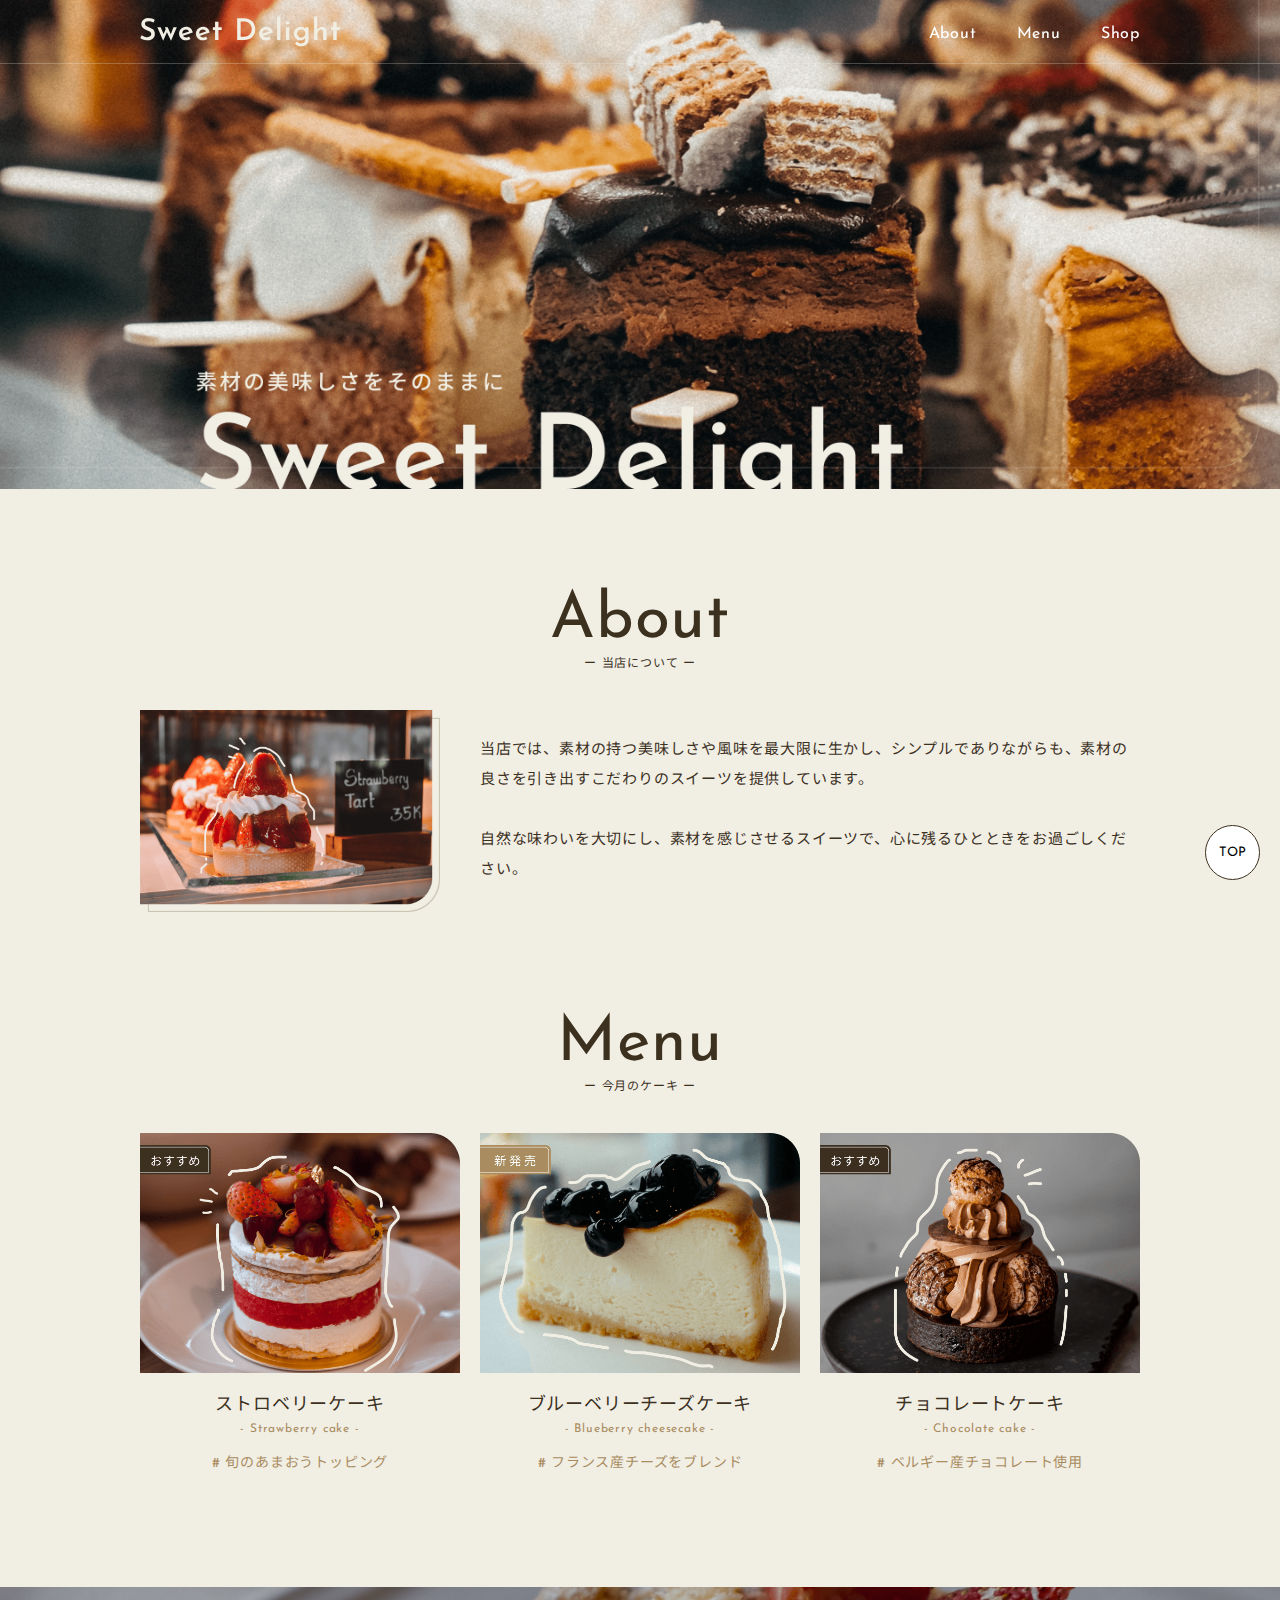
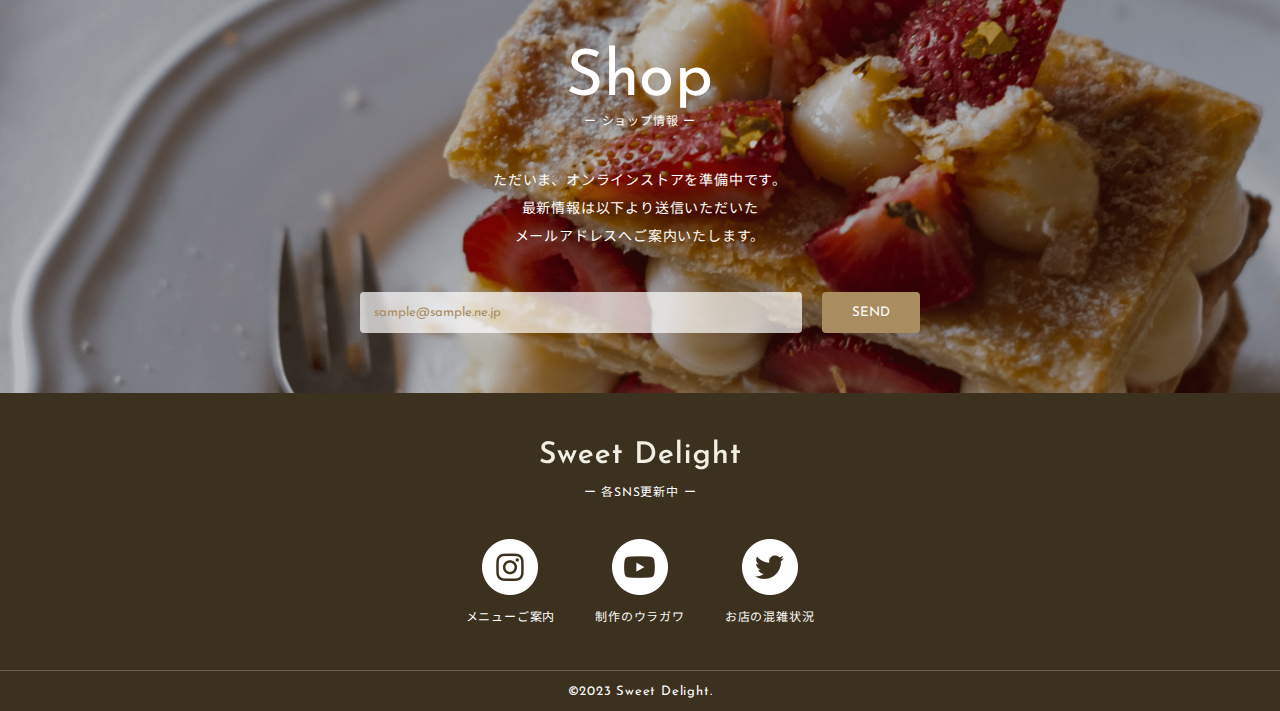
<file: works/index.html>
<!DOCTYPE html>
<html lang="ja">
  <head>
    <meta charset="UTF-8" />
    <meta name="viewport" content="width=device-width, initial-scale=1.0" />

    <meta name="robots" content="noindex" />

    <link rel="shortcut icon" href="./img/favicon.ico" type="image/x-icon" />
    <title>Sweet Delight 素材の美味しさをそのままに</title>
    <meta
      name="description"
      content="当店では、素材の持つ美味しさや風味を最大限に生かし、シンプルでありながらも、素材の良さを引き出すこだわりのスイーツを提供しています。"
    />
    <!-- リセットCSS -->
    <link rel="stylesheet" href="./css/reset.css" />

    <!-- GooglFonts -->
    <link rel="preconnect" href="https://fonts.googleapis.com" />
    <link rel="preconnect" href="https://fonts.gstatic.com" crossorigin />
    <link
      href="https://fonts.googleapis.com/css2?family=Josefin+Sans:ital,wght@0,100..700;1,100..700&family=Noto+Sans+JP:wght@100..900&display=swap"
      rel="stylesheet"
    />

    <!-- CSS -->
    <link rel="stylesheet" href="./css/style.css" />
  </head>

  <body>
    <header class="header">
      <div class="header-inner">
        <h1 class="header-logo">
          <a href="index.html" class="header-link">
            <img src="./img/logo.svg" alt="Sweet Delight" />
          </a>
        </h1>
        <nav class="header-nav">
          <ul class="header-nav-list">
            <li class="header-nav-item">
              <a href="#about" class="header-nav-link">About</a>
            </li>
            <li class="header-nav-item   __drawer">
              <!-- <a href="#menu" class="header-nav-link">Menu</a> -->
              <button
                type="button"
                id="js-button-drawer"
                class="header-nav-link button-drawer"
              >
                Menu
              </button>
              <div id="js-drawer" class="drawer">
                <a href="#menu" class="drawer-menu">新発売</a>
                <a href="#menu" class="drawer-menu">おすすめ</a>
                <a href="#menu" class="drawer-menu">期間限定</a>
              </div>
            </li>
            <li class="header-nav-item">
              <a href="#shop" class="header-nav-link">Shop</a>
            </li>
          </ul>
        </nav>
      </div>
    </header>

    <div class="fv">
      <picture class="fv-picture">
        <source media="(min-width: 768px)" srcset="./img/fv.png" />
        <img
          src="./img/sp/fv.png"
          alt="素材の美味しさをそのままに Sweet Delight"
        />
      </picture>
    </div>
    <!-- /fv -->

    <section id="about" class="about">
      <div class="section-inner">
        <h2 class="section-ttl">
          <span class="section-ttl-main">About</span>
          <span class="section-ttl-sub">ー 当店について ー</span>
        </h2>
        <div class="about-content">
          <img
            src="./img/about.png"
            alt="ショートケーキ"
            class="about-img"
            width="467"
            height="315"
          />
          <div class="about-text-content">
            <p class="about-text">
              当店では、素材の持つ美味しさや風味を最大限に生かし、シンプルでありながらも、素材の良さを引き出すこだわりのスイーツを提供しています。
            </p>
            <p class="about-text">
              自然な味わいを大切にし、素材を感じさせるスイーツで、心に残るひとときをお過ごしください。
            </p>
          </div>
        </div>
      </div>
    </section>
    <!-- /about -->

    <section id="menu" class="menu">
      <div class="section-inner">
        <h2 class="section-ttl">
          <span class="section-ttl-main">Menu </span>
          <span class="section-ttl-sub">ー 今月のケーキ ー</span>
        </h2>
        <ul class="menu-list">
          <li class="menu-item">
            <div class="menu-img js-menu-modal" href="img/menu1.png">
              <img
                src="./img/menu1.png"
                alt="おすすめ ストロベリーケーキ"
                width="634"
                height="476"
                class="js-menu-img"
              />
            </div>
            <div class="menu-text-content">
              <h3 class="menu-name">
                <span class="menu-name-main">ストロベリーケーキ</span>
                <span class="menu-name-sub">- Strawberry cake -</span>
              </h3>
              <p class="menu-text"># 旬のあまおうトッピング</p>
            </div>
          </li>
          <li class="menu-item">
            <div class="menu-img js-menu-modal">
              <img
                src="./img/menu2.png"
                alt="新発売 ブルーベリーチーズケーキ"
                width="634"
                height="476"
                class="js-menu-img"
              />
            </div>
            <div class="menu-text-content">
              <h3 class="menu-name">
                <span class="menu-name-main">ブルーベリーチーズケーキ</span>
                <span class="menu-name-sub">- Blueberry cheesecake -</span>
              </h3>
              <p class="menu-text"># フランス産チーズをブレンド</p>
            </div>
          </li>
          <li class="menu-item">
            <div class="menu-img js-menu-modal">
              <img
                src="./img/menu3.png"
                alt="おすすめ チョコレートケーキ"
                width="634"
                height="476"
                class="js-menu-img"
              />
            </div>
            <div class="menu-text-content">
              <h3 class="menu-name">
                <span class="menu-name-main">チョコレートケーキ</span>
                <span class="menu-name-sub">- Chocolate cake -</span>
              </h3>
              <p class="menu-text"># ベルギー産チョコレート使用</p>
            </div>
          </li>
        </ul>
      </div>

      <div id="js-modal-wrapper" class="modal-wrapper"></div>
    </section>
    <!-- /menu -->

    <section id="shop" class="shop">
      <div class="shop-inner">
        <h2 class="section-ttl section-ttl-l">
          <span class="section-ttl-main">Shop</span>
          <span class="section-ttl-sub">ー ショップ情報 ー</span>
        </h2>
        <div class="shop-content">
          <p class="shop-text">
            ただいま、オンラインストアを準備中です。<br />最新情報は以下より送信いただいた<br />メールアドレスへご案内いたします。
          </p>
          <form action method="post" class="form">
            <input
              type="email"
              placeholder="sample@sample.ne.jp"
              class="form-input"
            />
            <button type="submit" class="form-submit">SEND</button>
          </form>
        </div>
      </div>
    </section>
    <!-- /shop -->

    <footer class="footer">
      <div class="footer-logo">
        <img src="./img/logo.svg" alt="Sweet Delight" />
        <p class="footer-text">ー 各SNS更新中 ー</p>
      </div>
      <ul class="footer-nav-list">
        <li class="footer-nav-item">
          <a href="" class="footer-link"
            ><img
              src="./img/icon-instagram.png"
              alt="instagram"
              class="sns-img"
            />
            <p class="footer-link-text">メニューご案内</p>
          </a>
        </li>
        <li class="footer-nav-item">
          <a href="" class="footer-link"
            ><img
              src="./img/icon-youtube.png"
              alt="instagram"
              class="sns-img"
            />
            <p class="footer-link-text">制作のウラガワ</p>
          </a>
        </li>
        <li class="footer-nav-item">
          <a href="" class="footer-link"
            ><img
              src="./img/icon-twitter.png"
              alt="instagram"
              class="sns-img"
            />
            <p class="footer-link-text">お店の混雑状況</p>
          </a>
        </li>
      </ul>
      <div class="footer-copy-wrapper">
        <small class="footer-copylight">&copy;2023 Sweet Delight.</small>
      </div>
    </footer>

    <div class="top-inner">
        <button type="button" id="js-button-top" class="button-top">TOP</button>
    </div>

    <script src="https://ajax.googleapis.com/ajax/libs/jquery/3.6.0/jquery.min.js"></script>
    <script src="./js/script.js"></script>
  </body>
</html>
</file>
<file: works/css/style.css>
@charset "UTF-8";
/*
SP SIZE FIRST
================================================ */
html {
  font-size: 100%;
}

body {
  color: #3c301e;
  font-family: "Josefin Sans", "Noto Sans JP", sans-serif;
  letter-spacing: 0.05em;
}
body.is-fixed {
  overflow: hidden;
}

img {
  width: 100%;
}

button {
  background: none;
  border: none;
  font: inherit;
  padding: 0;
  margin: 0;
}

/*
HEADER
================================================ */
.header {
  width: 100%;
  border-bottom: 1px solid rgba(241, 238, 228, 0.25);
  position: fixed;
  top: 0;
  left: 0;
  padding: 12px;
}
@media (min-width: 768px) {
  .header {
    padding: 16px;
  }
  .header .header-inner {
    max-width: 1080px;
    display: flex;
    justify-content: space-between;
    padding: 0 40px;
    margin: 0 auto;
  }
}
.header .header-logo {
  width: 200px;
  margin: 0 auto;
}
@media (min-width: 768px) {
  .header .header-logo {
    margin: 0;
  }
}
.header .header-nav {
  margin-top: 10px;
}
.header .header-nav .header-nav-list {
  display: flex;
  justify-content: center;
  gap: 20px;
}
@media (min-width: 768px) {
  .header .header-nav .header-nav-list {
    gap: 40px;
  }
}
.header .header-nav .header-nav-link {
  color: #fff;
  letter-spacing: 0.05em;
}
@media (min-width: 768px) {
  .header .header-nav .header-nav-link {
    transition: 0.3s;
  }
  .header .header-nav .header-nav-link:hover {
    opacity: 0.7;
  }
}
.header .header-nav .header-nav-item.__drawer {
  position: relative;
}
@media (min-width: 768px) {
  .header .header-nav .header-nav-item.__drawer .button-drawer {
    cursor: pointer;
  }
}
.header .header-nav .header-nav-item.__drawer .drawer {
  width: 230%;
  display: none;
  position: absolute;
  top: 30px;
  left: 50%;
  transform: translateX(-50%);
  background-color: rgba(0, 0, 0, 0.5);
  padding: 15px 0;
}
@media (min-width: 768px) {
  .header .header-nav .header-nav-item.__drawer .drawer {
    top: 38px;
  }
}
.header .header-nav .header-nav-item.__drawer .drawer-menu {
  display: block;
  color: #fff;
  text-align: center;
  padding: 5px 0;
}
@media (min-width: 768px) {
  .header .header-nav .header-nav-item.__drawer .drawer-menu {
    padding: 10px 0;
  }
  .header .header-nav .header-nav-item.__drawer .drawer-menu:hover {
    opacity: 0.7;
  }
}

/*
SECTION共通パーツ
================================================ */
.section-inner {
  padding: 0 40px;
}
@media (min-width: 768px) {
  .section-inner {
    max-width: 1080px;
    padding: 0 40px;
    margin: 0 auto;
  }
}

.section-ttl {
  text-align: center;
  margin-bottom: 40px;
}
.section-ttl .section-ttl-main {
  display: block;
  font-size: 40px;
}
@media (min-width: 768px) {
  .section-ttl .section-ttl-main {
    font-size: 64px;
  }
}
.section-ttl .section-ttl-sub {
  display: block;
  font-size: 12px;
}

.section-ttl-l {
  color: #fff;
}

/*
ABOUT
================================================ */
.about {
  background-color: #f1eee4;
  padding: 40px 0 40px;
}
@media (min-width: 768px) {
  .about {
    padding: 100px 0 50px;
  }
  .about .about-img {
    width: 300px;
  }
  .about .about-content {
    display: flex;
    gap: 40px;
    align-items: center;
  }
}
.about .about-text-content {
  margin-top: 20px;
}
@media (min-width: 768px) {
  .about .about-text-content {
    margin-top: 0;
  }
}
.about .about-text-content .about-text {
  font-size: 14px;
  line-height: 2;
}
@media (min-width: 768px) {
  .about .about-text-content .about-text {
    font-size: 15px;
  }
}
.about .about-text-content .about-text + .about-text {
  margin-top: 16px;
}
@media (min-width: 768px) {
  .about .about-text-content .about-text + .about-text {
    margin-top: 30px;
  }
}

/*
MENU
================================================ */
.menu {
  background-color: #f1eee4;
  padding: 80px 0;
}
@media (min-width: 768px) {
  .menu {
    padding: 50px 0 100px;
  }
  .menu .menu-list {
    display: flex;
    gap: 20px;
  }
  .menu .menu-img {
    cursor: pointer;
  }
}
.menu .menu-item + .menu-item {
  margin-top: 62px;
}
@media (min-width: 768px) {
  .menu .menu-item + .menu-item {
    margin-top: 0;
  }
}
.menu .menu-text-content {
  text-align: center;
  padding: 16px 10px;
}
.menu .menu-name-main {
  display: block;
  font-size: 18px;
}
.menu .menu-name-sub {
  display: block;
  color: #a98c5f;
  font-size: 12px;
  margin-top: 8px;
}
.menu .menu-text {
  color: #a98c5f;
  font-size: 14px;
  margin-top: 16px;
}

.modal-wrapper {
  width: 100%;
  height: 100%;
  display: none;
  position: fixed;
  top: 0;
  left: 0;
  background-color: rgba(0, 0, 0, 0.5);
  z-index: 100;
}
.modal-wrapper img {
  max-width: 80%;
  height: auto;
  position: absolute;
  top: 50%;
  left: 50%;
  transform: translate(-50%, -50%);
}
@media (min-width: 768px) {
  .modal-wrapper img {
    max-width: 50%;
  }
}

/*
SHOP
================================================ */
.shop {
  background-image: url(../img/sp/bg-shop.png);
  background-position: center center;
  background-size: cover;
  padding: 60px 0;
}
@media (min-width: 768px) {
  .shop {
    background-image: url(../img/bg-shop.png);
    background-position: center center;
    background-size: cover;
  }
}
.shop .shop-inner {
  padding: 0 20px;
}
@media (min-width: 768px) {
  .shop .shop-inner {
    max-width: 600px;
    margin: 0 auto;
  }
}
.shop .shop-text {
  color: #fff;
  font-size: 14px;
  text-align: center;
  line-height: 2;
}

.form {
  margin-top: 40px;
}
@media (min-width: 768px) {
  .form {
    display: flex;
    gap: 20px;
  }
}
.form .form-input {
  width: 100%;
  background-color: rgba(255, 255, 255, 0.7);
  font-family: "Josefin Sans", "Noto Sans JP", sans-serif;
  border: none;
  border-radius: 4px;
  padding: 14px;
}
.form .form-input::-moz-placeholder {
  color: #a98c5f;
}
.form .form-input::placeholder {
  color: #a98c5f;
}
.form .form-submit {
  width: 120px;
  display: block;
  background-color: #a98c5f;
  color: #fff;
  font-family: "Josefin Sans", "Noto Sans JP", sans-serif;
  font-size: 13.3px;
  border: none;
  border-radius: 4px;
  padding: 12px 10px;
  margin: 10px auto 0;
}
@media (min-width: 768px) {
  .form .form-submit {
    transition: 0.3s;
    margin-top: 0;
  }
  .form .form-submit:hover {
    opacity: 0.7;
  }
}

/*
FOOTER
================================================ */
.footer {
  background-color: #3c301e;
  color: #fff;
  text-align: center;
  padding-top: 46px;
}
.footer .footer-logo {
  width: 200px;
  margin: 0 auto;
}
.footer .footer-text {
  font-size: 12px;
}
@media (min-width: 768px) {
  .footer .footer-text {
    margin-top: 12px;
  }
}
.footer .footer-nav-list {
  display: flex;
  justify-content: center;
  gap: 24px;
  padding: 0 20px;
  margin-top: 40px;
}
@media (min-width: 768px) {
  .footer .footer-nav-list {
    gap: 40px;
  }
}
.footer .footer-link-text {
  font-size: 12px;
  margin-top: 12px;
}
.footer .footer-copy-wrapper {
  border-top: 1px solid rgba(241, 238, 228, 0.25);
  padding: 12px;
  margin-top: 46px;
}
.footer .footer-copy-wrapper .footer-copylight {
  font-size: 12px;
}
@media (min-width: 768px) {
  .footer .footer-copy-wrapper .footer-copylight {
    font-size: 13px;
  }
}

.sns-img {
  width: 56px;
}

/*
TOPへ戻るボタン
================================================ */
.top-inner {
  position: absolute;
}

.button-top {
  width: 55px;
  height: 55px;
  position: fixed;
  bottom: 20px;
  right: 20px;
  background-color: #fff;
  border: 1px solid #3c301e;
  border-radius: 50%;
  font-size: 13px;
  padding: 10px;
}
@media (min-width: 768px) {
  .button-top {
    cursor: pointer;
  }
}
</file>
